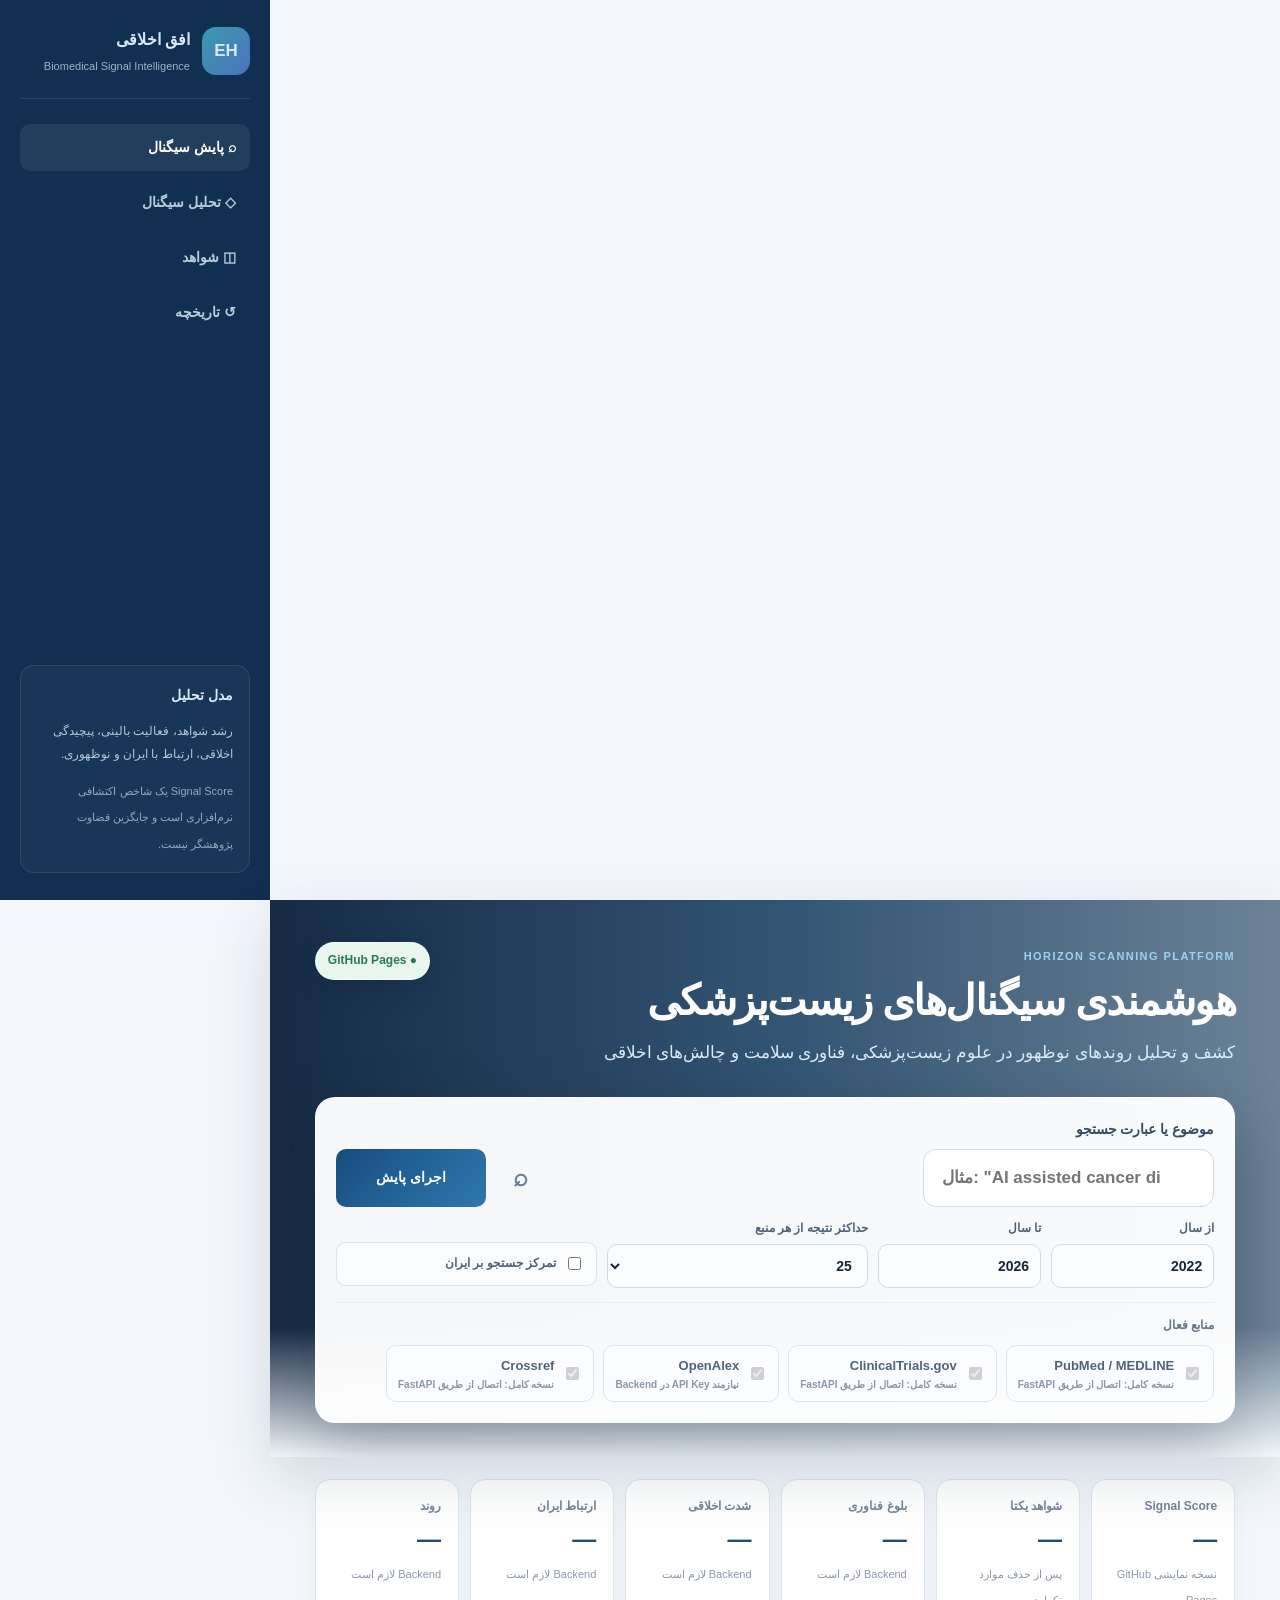
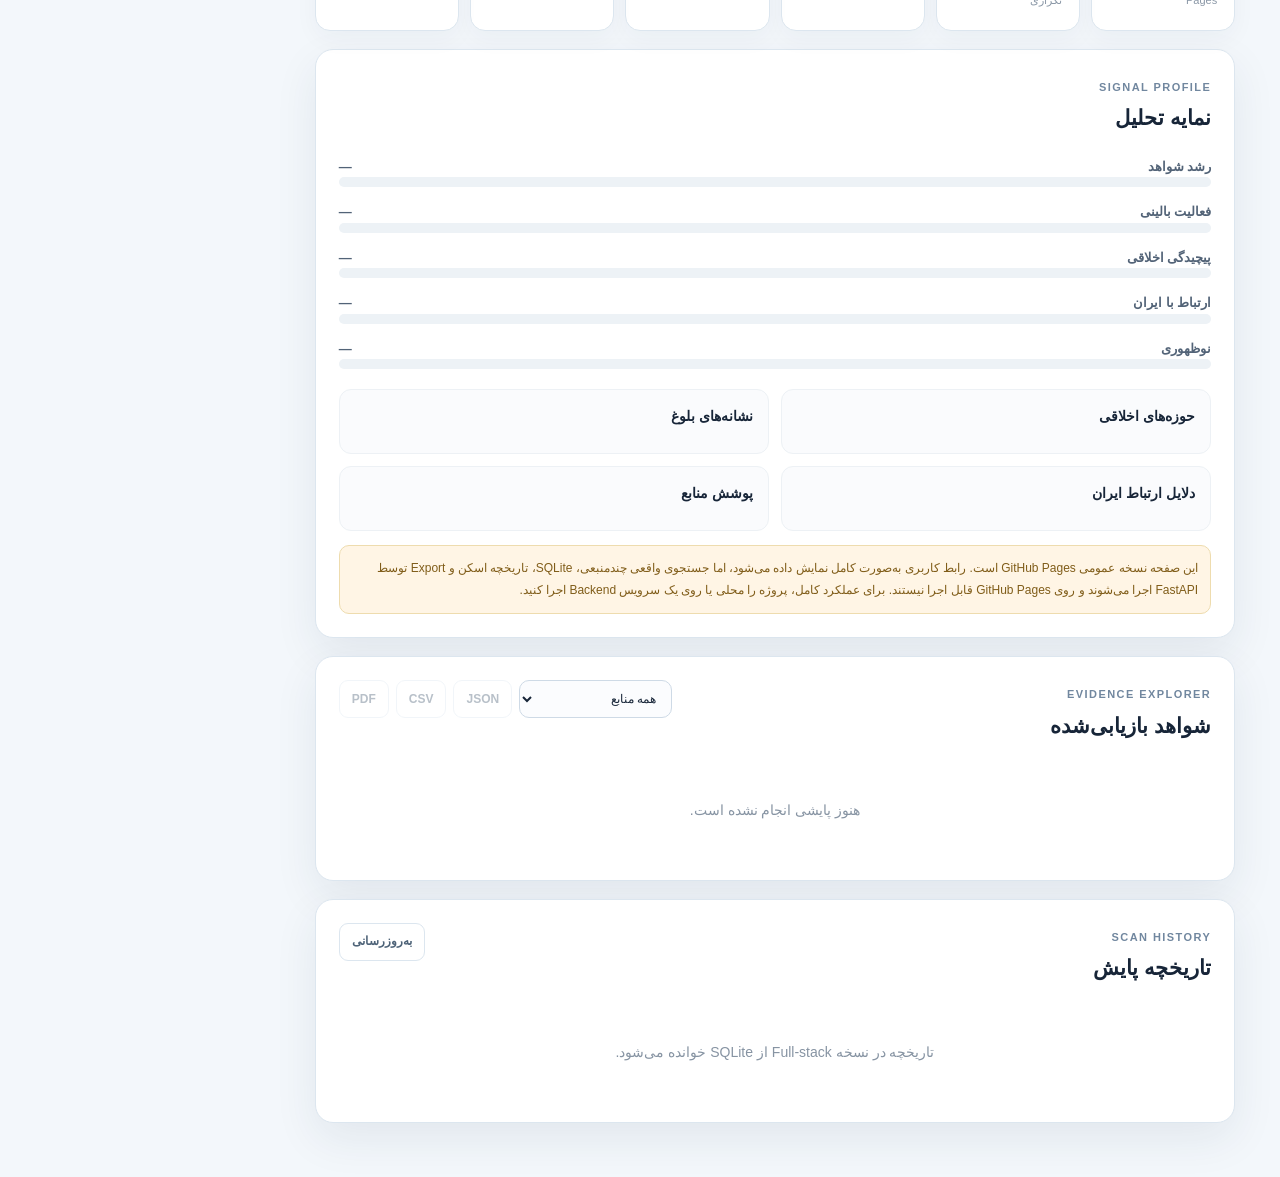
<file: docs/index.html>
<!doctype html>
<html lang="fa" dir="rtl">
<head>
<meta charset="utf-8">
<meta name="viewport" content="width=device-width,initial-scale=1">
<title>افق اخلاقی - Biomedical Signal Intelligence</title>
<link rel="stylesheet" href="./styles.css">
</head>
<body>
<div class="shell">
  <aside class="sidebar">
    <div class="brand"><span>EH</span><div><b>افق اخلاقی</b><small>Biomedical Signal Intelligence</small></div></div>
    <nav>
      <a href="#scan" class="active">⌕ پایش سیگنال</a>
      <a href="#overview">◇ تحلیل سیگنال</a>
      <a href="#evidence">◫ شواهد</a>
      <a href="#history">↺ تاریخچه</a>
    </nav>
    <div class="method">
      <strong>مدل تحلیل</strong>
      <p>رشد شواهد، فعالیت بالینی، پیچیدگی اخلاقی، ارتباط با ایران و نوظهوری.</p>
      <small>Signal Score یک شاخص اکتشافی نرم‌افزاری است و جایگزین قضاوت پژوهشگر نیست.</small>
    </div>
  </aside>

  <main>
    <section id="scan" class="hero-search">
      <div class="hero-overlay"></div>

      <div class="hero-content">
        <div class="hero-heading">
          <div>
            <span class="eyebrow hero-eyebrow">HORIZON SCANNING PLATFORM</span>
            <h1>هوشمندی سیگنال‌های زیست‌پزشکی</h1>
            <p>
              کشف و تحلیل روندهای نوظهور در علوم زیست‌پزشکی، فناوری سلامت و چالش‌های اخلاقی
            </p>
          </div>
          <div id="health" class="health hero-health">در حال بررسی...</div>
        </div>

        <div class="hero-search-card">
          <div class="hero-search-main">
            <label class="query-field hero-query">
              <span>موضوع یا عبارت جستجو</span>
              <div class="query-input-wrap">
                <span class="search-symbol">⌕</span>
                <input id="query" dir="ltr" placeholder='مثال: "AI assisted cancer diagnosis"'>
              </div>
            </label>

            <button id="runBtn" class="primary hero-run">اجرای پایش</button>
          </div>

          <div class="hero-options">
            <label>از سال
              <input id="fromYear" type="number" min="1900" max="2100">
            </label>

            <label>تا سال
              <input id="toYear" type="number" min="1900" max="2100">
            </label>

            <label>حداکثر نتیجه از هر منبع
              <select id="maxResults">
                <option>10</option>
                <option selected>25</option>
                <option>50</option>
                <option>100</option>
              </select>
            </label>

            <label class="iran-check hero-iran">
              <input id="iranFocus" type="checkbox">
              <span>تمرکز جستجو بر ایران</span>
            </label>
          </div>

          <div class="hero-sources">
            <div class="source-title">منابع فعال</div>
            <div id="sourceChecks" class="source-checks"></div>
          </div>
        </div>
      </div>
    </section>

    <section id="overview" class="metric-grid">
      <article><span>Signal Score</span><strong id="score">—</strong><small id="priority">—</small></article>
      <article><span>شواهد یکتا</span><strong id="evidenceCount">—</strong><small>پس از حذف موارد تکراری</small></article>
      <article><span>بلوغ فناوری</span><strong id="maturity">—</strong><small id="maturityScore">—</small></article>
      <article><span>شدت اخلاقی</span><strong id="ethics">—</strong><small id="ethicsScore">—</small></article>
      <article><span>ارتباط ایران</span><strong id="iran">—</strong><small id="iranScore">—</small></article>
      <article><span>روند</span><strong id="trend">—</strong><small id="trendDetail">—</small></article>
    </section>

    <section class="panel">
      <div class="section-head">
        <div><span class="eyebrow">SIGNAL PROFILE</span><h2>نمایه تحلیل</h2></div>
      </div>
      <div class="bars">
        <div><label>رشد شواهد <span id="barTrendText">—</span></label><i><b id="barTrend"></b></i></div>
        <div><label>فعالیت بالینی <span id="barClinicalText">—</span></label><i><b id="barClinical"></b></i></div>
        <div><label>پیچیدگی اخلاقی <span id="barEthicsText">—</span></label><i><b id="barEthics"></b></i></div>
        <div><label>ارتباط با ایران <span id="barIranText">—</span></label><i><b id="barIran"></b></i></div>
        <div><label>نوظهوری <span id="barNoveltyText">—</span></label><i><b id="barNovelty"></b></i></div>
      </div>
      <div class="analysis-grid">
        <div><h3>حوزه‌های اخلاقی</h3><div id="ethicsDomains" class="tags"></div></div>
        <div><h3>نشانه‌های بلوغ</h3><div id="maturityMarkers" class="tags"></div></div>
        <div><h3>دلایل ارتباط ایران</h3><div id="iranReasons" class="tags"></div></div>
        <div><h3>پوشش منابع</h3><div id="sourceCounts" class="tags"></div></div>
      </div>
      <div id="warnings" class="warnings" hidden></div>
    </section>

    <section id="evidence" class="panel">
      <div class="section-head">
        <div><span class="eyebrow">EVIDENCE EXPLORER</span><h2>شواهد بازیابی‌شده</h2></div>
        <div class="actions">
          <select id="evidenceSource"><option value="all">همه منابع</option></select>
          <button id="jsonBtn" disabled>JSON</button>
          <button id="csvBtn" disabled>CSV</button>
          <button id="pdfBtn" disabled>PDF</button>
        </div>
      </div>
      <div id="evidenceList" class="evidence-list"><div class="empty">هنوز پایشی انجام نشده است.</div></div>
    </section>

    <section id="history" class="panel">
      <div class="section-head"><div><span class="eyebrow">SCAN HISTORY</span><h2>تاریخچه پایش</h2></div><button id="refreshHistory">به‌روزرسانی</button></div>
      <div id="historyList" class="history-list"></div>
    </section>
  </main>
</div>
<script src="./app.js"></script>
</body>
</html>
</file>
<file: docs/styles.css>
*{box-sizing:border-box}
:root{
 --bg:#f3f7fb;--card:#fff;--text:#172538;--muted:#64758a;--line:#dce6ef;
 --navy:#12385f;--blue:#276da8;--soft:#eef5fb;--green:#277a59;--red:#a34a52;
 --amber:#966613;--shadow:0 16px 44px rgba(28,52,78,.08)
}
html{scroll-behavior:smooth}
body{
 margin:0;background:var(--bg);color:var(--text);
 font-family:Tahoma,"Segoe UI",Arial,sans-serif;
 font-size:16px;line-height:1.65
}
button,input,select{font:inherit}
button{cursor:pointer}
.shell{display:grid;grid-template-columns:minmax(0,1fr) 270px;min-height:100vh}

/* Sidebar */
.sidebar{
 grid-column:2;position:sticky;top:0;height:100vh;background:#102f51;color:#d9e8f5;
 padding:27px 20px;display:flex;flex-direction:column
}
.brand{display:flex;gap:12px;align-items:center;padding-bottom:23px;border-bottom:1px solid #ffffff18}
.brand>span{
 width:48px;height:48px;border-radius:14px;display:grid;place-items:center;
 background:linear-gradient(135deg,#3a9ab0,#4b72bc);font-weight:900;font-size:17px
}
.brand b,.brand small{display:block}
.brand b{font-size:16px}
.brand small{font-size:11px;color:#9ab4ca;margin-top:3px}
nav{display:grid;gap:8px;margin-top:25px}
nav a{
 color:#b8ccdc;text-decoration:none;padding:12px 14px;border-radius:10px;
 font-size:14px;font-weight:700
}
nav a:hover,nav a.active{color:#fff;background:#ffffff12}
.method{
 margin-top:auto;border:1px solid #ffffff18;background:#ffffff09;padding:16px;border-radius:14px
}
.method strong{font-size:14px}
.method p{font-size:12px;line-height:1.85;color:#b2c7d8}
.method small{font-size:11px;color:#8fa9c0;line-height:1.8}

main{grid-column:1;padding:0 clamp(20px,3.5vw,48px) 36px;min-width:0}

/* Hero + Search */
.hero-search{
 position:relative;min-height:500px;margin:0 calc(clamp(20px,3.5vw,48px) * -1) 22px;
 padding:42px clamp(20px,3.5vw,48px) 34px;overflow:hidden;
 background:
  linear-gradient(90deg,rgba(7,29,56,.94),rgba(9,50,87,.82) 52%,rgba(10,45,77,.58)),
  url("./header-hero.webp") center top/cover no-repeat;
 box-shadow:0 20px 55px rgba(13,42,70,.15)
}
.hero-search::after{
 content:"";position:absolute;inset:auto 0 0;height:130px;
 background:linear-gradient(transparent,var(--bg));pointer-events:none
}
.hero-content{position:relative;z-index:2;max-width:1240px;margin-inline:auto}
.hero-heading{
 display:flex;justify-content:space-between;align-items:flex-start;gap:20px;
 color:#fff;margin-bottom:27px
}
.hero-heading h1{
 margin:6px 0 8px;font-size:clamp(30px,3.3vw,46px);line-height:1.3;letter-spacing:-.035em
}
.hero-heading p{
 margin:0;max-width:760px;font-size:17px;line-height:1.9;color:#dcebf7;font-weight:500
}
.hero-eyebrow{color:#9ed0ed!important;font-size:11px!important}
.health{
 font-size:12px;padding:8px 12px;border-radius:999px;background:#ffffffed;
 border:1px solid #ffffff66;color:#53677d;font-weight:700;white-space:nowrap
}
.health.ok{background:#e9f6ef;color:var(--green)}
.hero-health{box-shadow:0 8px 24px #071d3840}

.hero-search-card{
 background:rgba(255,255,255,.96);backdrop-filter:blur(13px);
 border:1px solid rgba(255,255,255,.7);border-radius:20px;padding:20px;
 box-shadow:0 24px 65px rgba(2,20,42,.27)
}
.hero-search-main{
 display:grid;grid-template-columns:minmax(0,1fr) auto;gap:12px;align-items:end
}
.hero-query>span{font-size:14px;color:#334b63;margin-bottom:2px}
.query-input-wrap{position:relative}
.search-symbol{
 position:absolute;left:15px;top:50%;transform:translateY(-50%);
 color:#678098;font-size:25px;z-index:1
}
.hero-query input{
 height:58px;padding:0 52px 0 18px;font-size:17px;
 border-radius:13px;background:#fff;text-align:left
}
.hero-run{
 height:58px;min-width:150px;border-radius:13px;font-size:15px
}
.hero-options{
 display:grid;grid-template-columns:.75fr .75fr 1.2fr 1.2fr;gap:10px;
 margin-top:12px
}
.hero-options label,.hero-sources .source-title{font-size:12px}
.hero-options input,.hero-options select{height:44px;font-size:14px}
.hero-iran{
 display:flex!important;flex-direction:row!important;align-items:center!important;
 justify-content:flex-start;gap:8px!important;height:44px;margin-top:23px!important;
 border:1px solid #d8e2ec;border-radius:10px;padding:0 12px;background:#f9fbfd
}
.hero-iran input{width:auto;height:auto}
.hero-sources{
 margin-top:14px;padding-top:13px;border-top:1px solid #e8eef4
}

/* Common panels */
.panel{
 background:var(--card);border:1px solid var(--line);border-radius:18px;
 padding:23px;box-shadow:var(--shadow);margin-bottom:18px
}
.section-head{
 display:flex;justify-content:space-between;align-items:flex-start;gap:15px;margin-bottom:18px
}
.section-head h2{font-size:21px;margin:2px 0}
.section-head p{font-size:14px;color:var(--muted);margin:5px 0}
.eyebrow{font-size:11px;letter-spacing:.13em;color:#71879f;font-weight:900}
.primary{
 border:0;background:linear-gradient(135deg,#174d80,#2e78ad);color:white;
 padding:12px 20px;border-radius:10px;font-weight:800;font-size:14px
}
.primary:disabled{opacity:.55;cursor:wait}

label{display:grid;gap:6px;font-size:13px;font-weight:800;color:#526377}
input,select{
 height:45px;border:1px solid #cedae6;background:#fbfcfe;border-radius:10px;
 padding:0 11px;outline:none;color:var(--text);font-size:14px
}
input:focus,select:focus{border-color:#76a2c8;box-shadow:0 0 0 3px #397bb017}

/* Sources */
.source-title{font-size:13px;font-weight:800;color:#647588;margin-bottom:9px}
.source-checks{display:flex;gap:9px;flex-wrap:wrap}
.source-check{
 display:flex;align-items:center;gap:8px;border:1px solid #dce5ee;padding:9px 11px;
 border-radius:10px;font-size:13px;background:#fafcff
}
.source-check input,.iran-check input{height:auto;width:auto}
.source-check small{display:block;color:#8b97a4;font-size:10px;line-height:1.5}
.source-check.disabled{opacity:.55}

/* Metrics */
.metric-grid{
 display:grid;grid-template-columns:repeat(6,1fr);gap:11px;margin-bottom:18px
}
.metric-grid article{
 background:#fff;border:1px solid var(--line);padding:17px;border-radius:15px;
 box-shadow:0 8px 25px rgba(31,55,80,.04)
}
.metric-grid span{display:block;font-size:12px;color:#758598;font-weight:800}
.metric-grid strong{display:block;font-size:24px;margin:5px 0;color:#234b70;line-height:1.4}
.metric-grid small{font-size:11px;color:#8b98a7;line-height:1.6}

/* Signal profile */
.bars{display:grid;gap:14px}
.bars>div label{display:flex;justify-content:space-between;font-size:13px}
.bars i{display:block;height:10px;border-radius:99px;background:#edf2f6;overflow:hidden}
.bars b{
 display:block;height:100%;width:0;
 background:linear-gradient(90deg,#2f76ad,#3a9bac);border-radius:99px;transition:.3s
}
.analysis-grid{display:grid;grid-template-columns:repeat(2,1fr);gap:12px;margin-top:20px}
.analysis-grid>div{
 border:1px solid #edf1f5;background:#fafbfd;border-radius:12px;padding:15px
}
.analysis-grid h3{font-size:14px;margin:0 0 10px}
.tags{display:flex;gap:6px;flex-wrap:wrap}
.tag{font-size:12px;border-radius:7px;padding:6px 8px;background:#eaf2f9;color:#3b6485}
.warnings{
 margin-top:14px;background:#fff5e5;border:1px solid #eedcae;color:#805d19;
 padding:12px;border-radius:10px;font-size:12px;line-height:1.8
}

/* Actions */
.actions{display:flex;gap:7px;align-items:center}
.actions select{height:38px;font-size:12px}
.actions button,.section-head>button:not(.primary){
 height:38px;border:1px solid var(--line);background:#fff;border-radius:9px;
 padding:0 12px;color:#4e6378;font-size:12px;font-weight:700
}
.actions button:disabled{opacity:.4}

/* Evidence */
.evidence-list{display:grid;gap:10px}
.evidence{border:1px solid #e4eaf0;border-radius:13px;padding:17px}
.evidence-top{display:flex;justify-content:space-between;gap:10px}
.badge{
 font-size:11px;font-weight:900;padding:5px 8px;border-radius:999px;
 background:#e9f3fb;color:#356a91
}
.evidence time{font-size:11px;color:#8996a4}
.evidence h3{
 direction:ltr;text-align:left;font-family:Arial,sans-serif;
 font-size:16px;line-height:1.5;margin:10px 0 6px
}
.evidence .meta{
 direction:ltr;text-align:left;font-size:11px;color:#8491a0;line-height:1.6
}
.evidence .abstract{
 direction:ltr;text-align:left;font-family:Arial,sans-serif;color:#556679;
 font-size:13px;line-height:1.75;display:-webkit-box;-webkit-line-clamp:3;
 -webkit-box-orient:vertical;overflow:hidden
}
.evidence.open .abstract{-webkit-line-clamp:unset;display:block}
.evidence-actions{display:flex;gap:13px;margin-top:10px}
.evidence-actions a,.evidence-actions button{
 border:0;background:transparent;color:#276da8;font-size:12px;font-weight:800;
 padding:0;text-decoration:none
}
.empty{text-align:center;padding:35px;color:#8794a3;font-size:14px}

/* History */
.history-list{display:grid;gap:9px}
.history-item{
 display:grid;grid-template-columns:1fr auto auto auto;gap:10px;align-items:center;
 padding:12px;border:1px solid #e5ebf1;border-radius:11px
}
.history-item strong{font-size:14px}
.history-item span{font-size:12px;color:#78889a}
.history-item button{
 border:1px solid #d8e2eb;background:#fff;border-radius:8px;font-size:11px;
 padding:7px 10px
}

@media(max-width:1150px){
 .shell{grid-template-columns:minmax(0,1fr) 235px}
 .metric-grid{grid-template-columns:repeat(3,1fr)}
 .hero-options{grid-template-columns:repeat(2,1fr)}
 .hero-iran{margin-top:0!important}
}
@media(max-width:780px){
 .shell{display:block}
 .sidebar{position:relative;height:auto}
 .sidebar nav,.method{display:none}
 main{padding:0 12px 22px}
 .hero-search{margin:0 -12px 18px;padding:28px 16px 28px;min-height:auto}
 .hero-heading{flex-direction:column}
 .hero-heading h1{font-size:30px}
 .hero-heading p{font-size:15px}
 .hero-search-main,.hero-options,.analysis-grid{grid-template-columns:1fr}
 .hero-run{width:100%}
 .hero-iran{margin-top:0!important}
 .metric-grid{grid-template-columns:repeat(2,1fr)}
 .section-head{flex-direction:column}
 .history-item{grid-template-columns:1fr}
}
</file>
